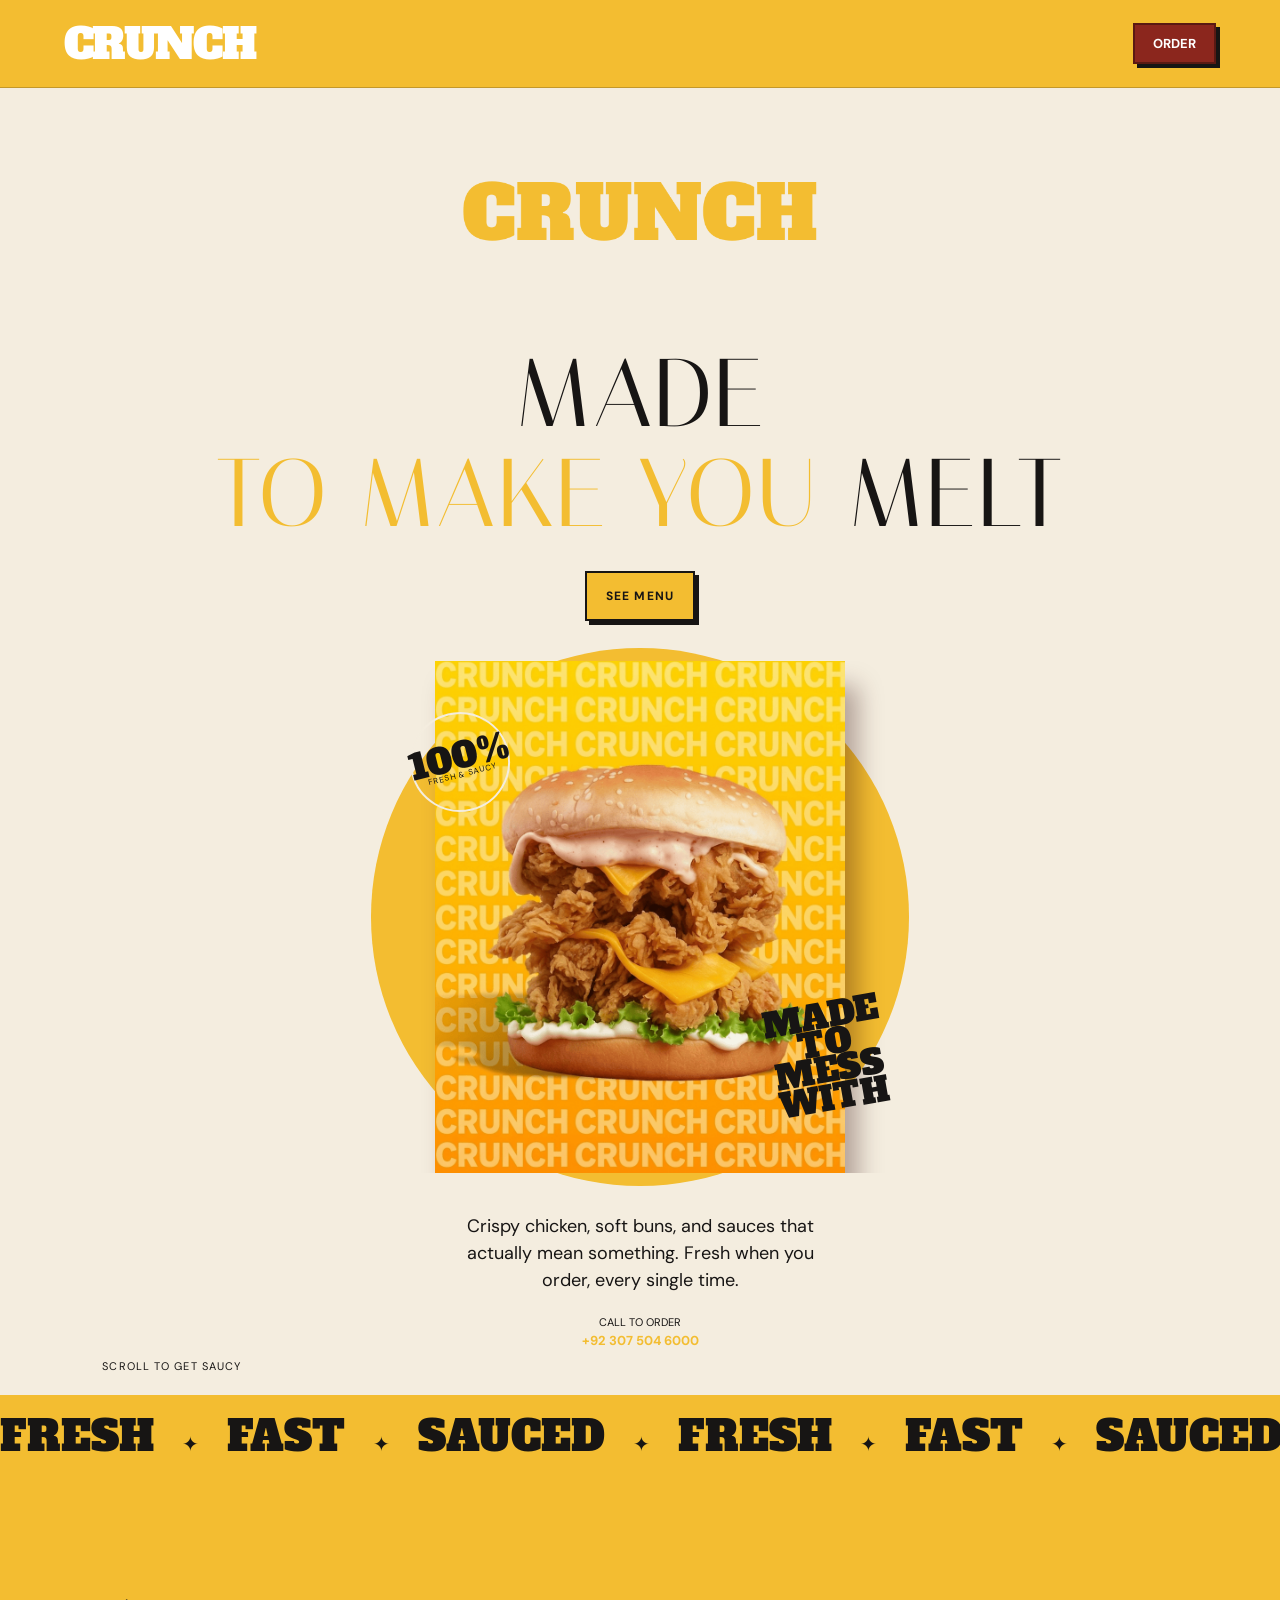
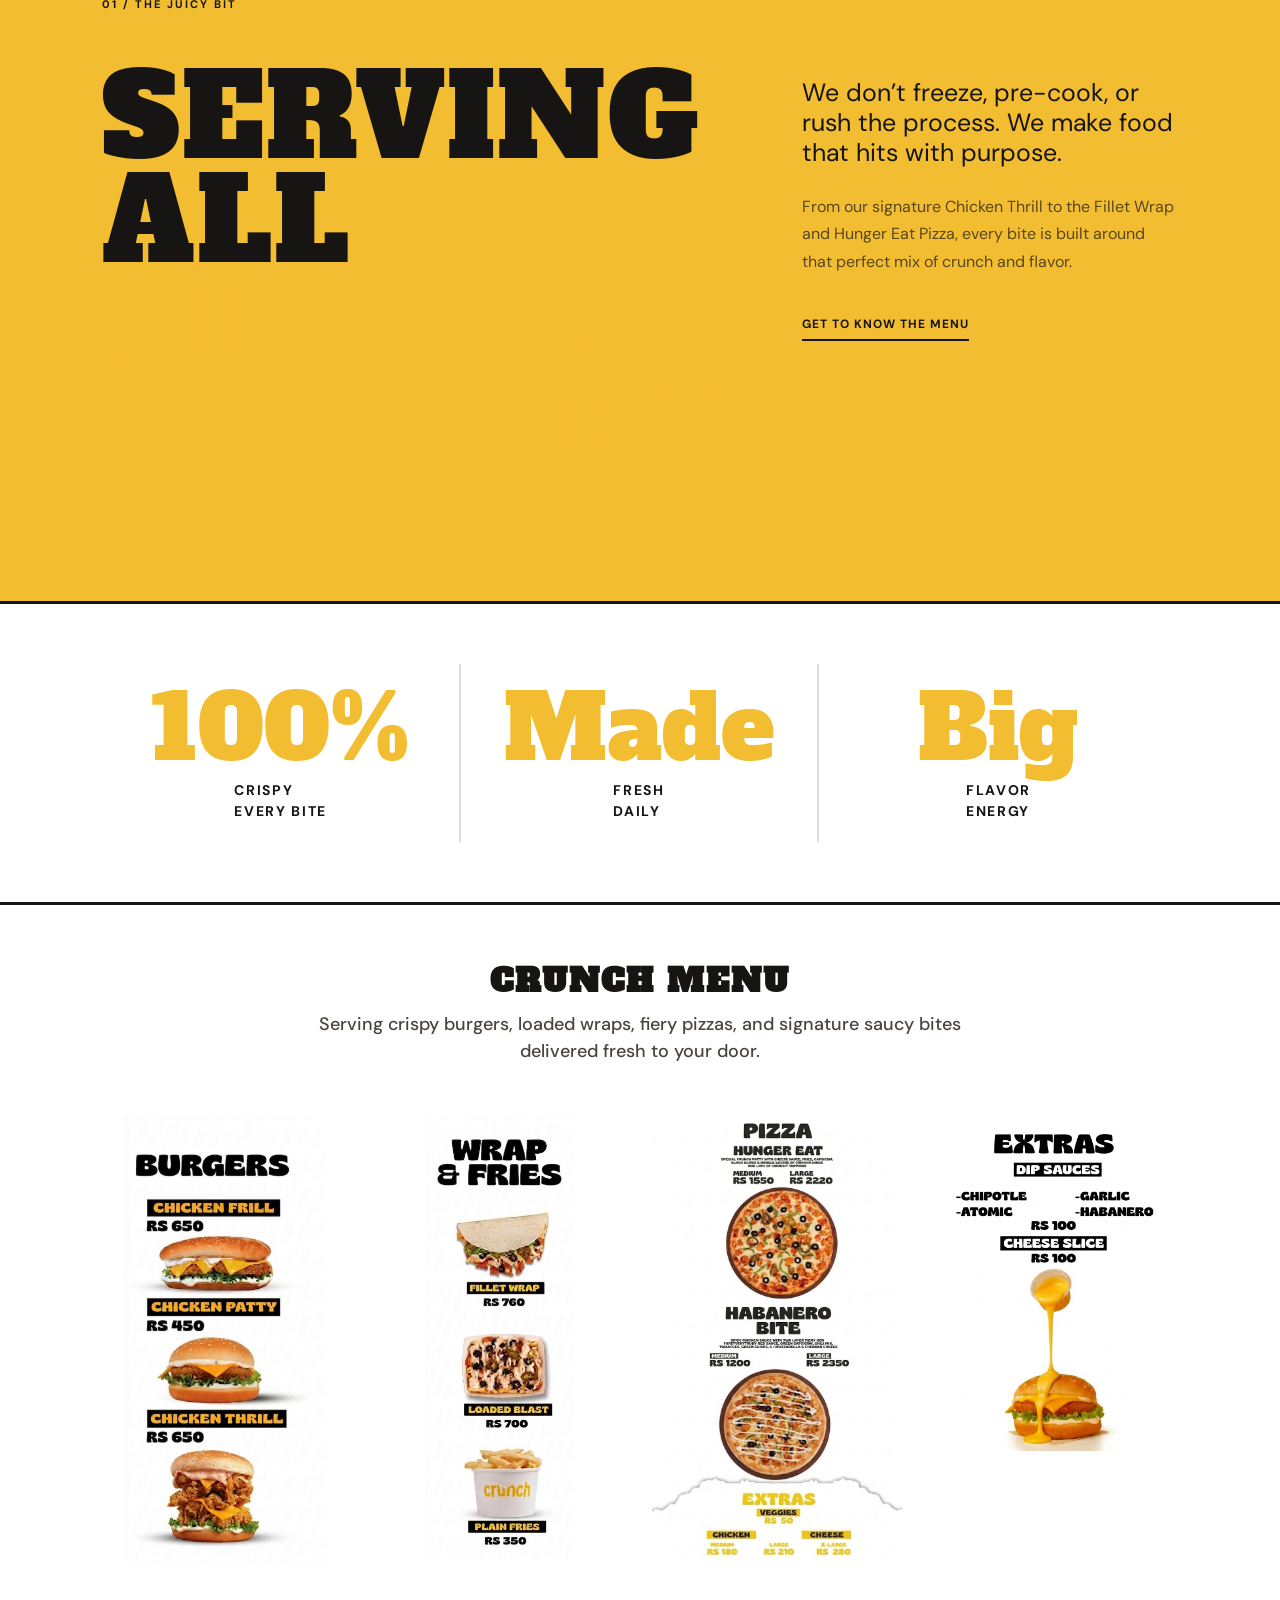
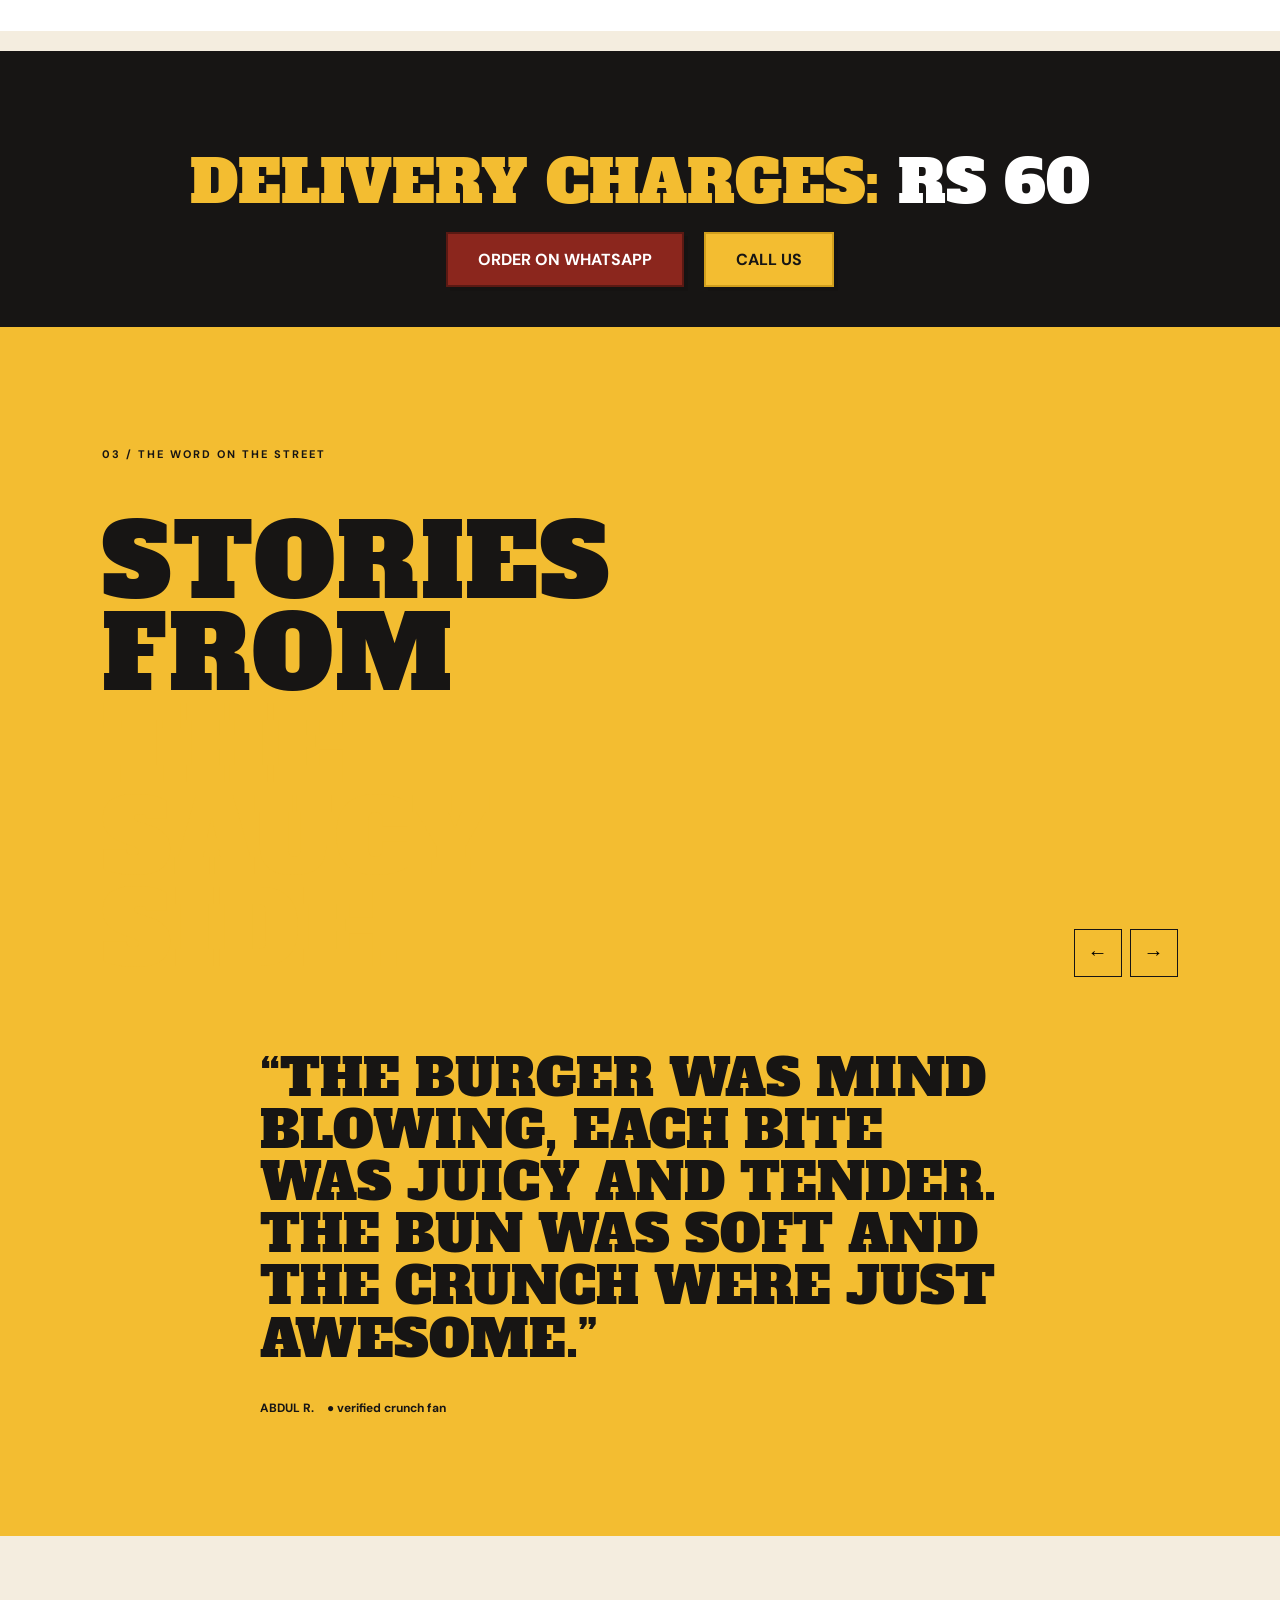
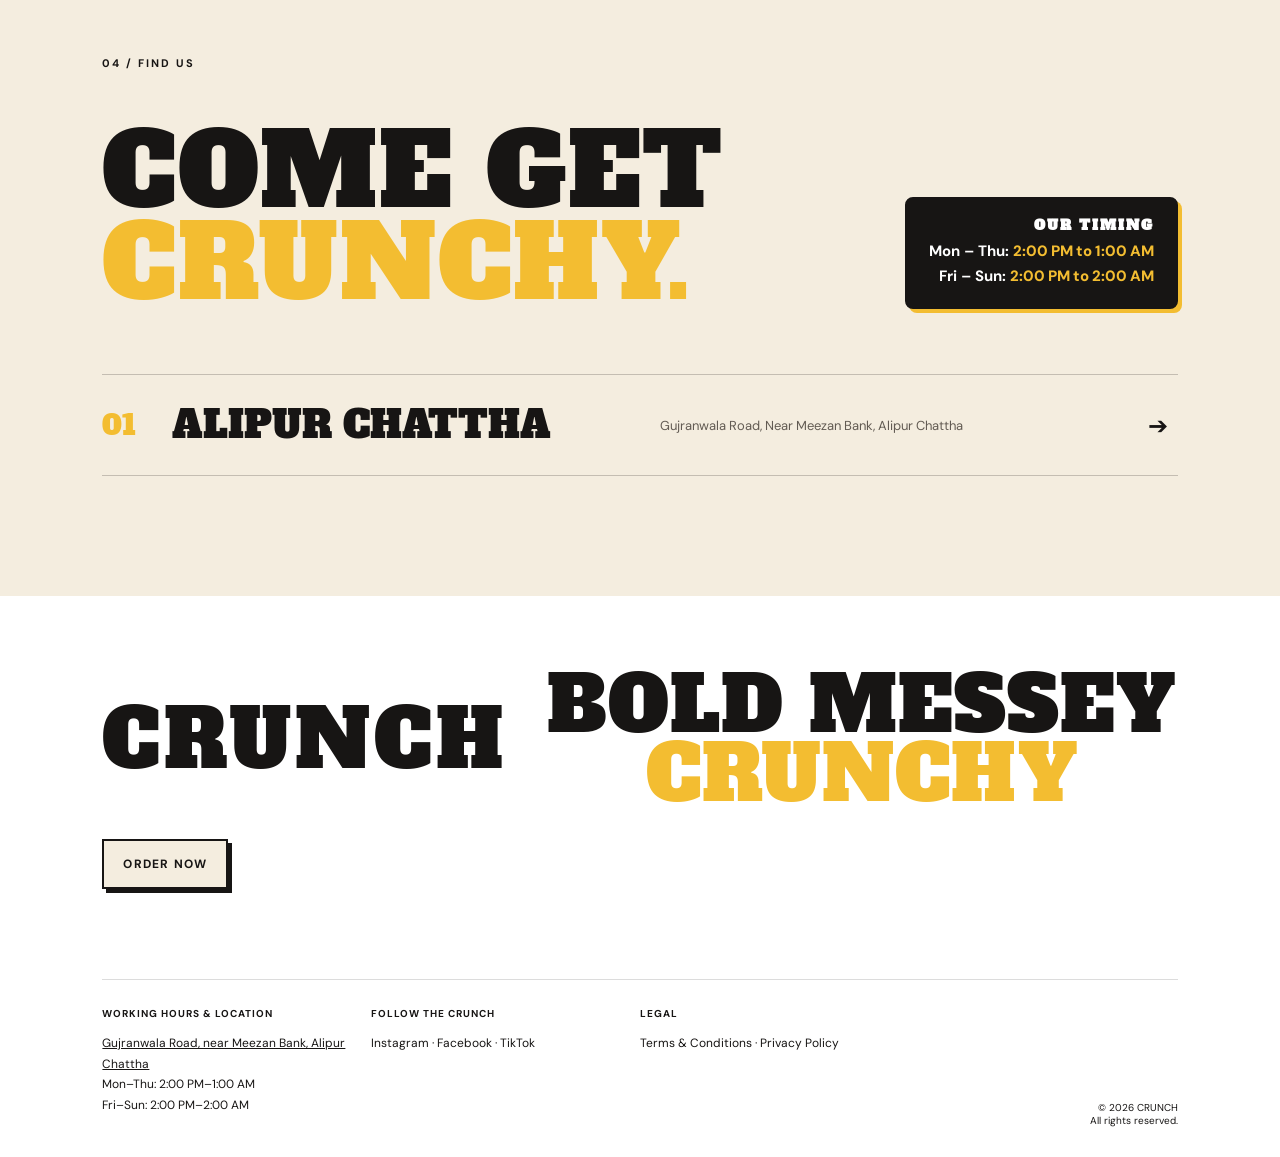
<file: index.html>
<!doctype html>
<html lang="en">

<head>
  <meta charset="UTF-8" />
  <meta name="viewport" content="width=device-width, initial-scale=1.0" />
  <meta name="description" content="CRUNCH - burgers, wraps, pizza, and saucy good times." />
  <title>CRUNCH | Serving All Things with extra crisp</title>
  <link rel="icon" type="image/png" href="favicon.png" />
  <link rel="apple-touch-icon" href="favicon.png" />
  <link rel="preconnect" href="https://fonts.googleapis.com" />
  <link rel="preconnect" href="https://fonts.gstatic.com" crossorigin />
  <link
    href="https://fonts.googleapis.com/css2?family=Italiana&family=Alfa+Slab+One&family=Bebas+Neue&family=DM+Sans:wght@400;500;700&display=swap"
    rel="stylesheet" />
  <link rel="stylesheet" href="style.css" />
</head>

<body>
  <header class="site-header">
    <a class="brand" href="#top" aria-label="CRUNCH home"><span class="nav-brand-text">CRUNCH</span></a>

    <div class="header-actions">
      <a class="header-order" href="#order-banner">Order</a>
    </div>
  </header>
  <main id="top">
    <section class="hero">
      <div class="hero-header">
        <img src="crunch-slab-logo-yellow.png" alt="CRUNCH" class="hero-logo hero-logo-slab" />
        <h1 class="hero-heading-swash">MADE <br /><em>TO MAKE YOU</em> MELT</h1>
        <div class="hero-actions">
          <a class="button button-dark" href="#menu">See menu</a>
        </div>
      </div>
      <div class="hero-art">
        <div class="stamp">100%<br /><small>fresh &amp; saucy</small></div>
        <div class="hero-slideshow">
          <div class="hero-slide active"><img src="burger.png" alt="CRUNCH Chicken Burger" /></div>
          <div class="hero-slide"><img src="burger2.jpg" alt="CRUNCH Special Burger" /></div>
          <div class="hero-slide"><img src="loaded fries.jpeg" alt="CRUNCH Loaded Fries" /></div>
          <div class="hero-slide"><img src="pizza_pic.jpg" alt="CRUNCH Pizza" /></div>
          <div class="hero-slide"><img src="wrap.jpeg" alt="CRUNCH Wrap" /></div>
        </div>
        <div class="scribble" style="color: var(--black);">made<br />to<br />mess<br />with</div>
      </div>
      <div class="hero-footer">
        <p class="hero-intro">Crispy chicken, soft buns, and sauces that actually mean something. Fresh when you order,
          every single time.</p>
        <a class="phone-link" style="color: var(--ink);" href="tel:+923075046000">Call to order <strong
            style="color: var(--yellow);">+92 307 504 6000</strong></a>
      </div>
      <div class="scroll-cue" style="color: var(--ink);">Scroll to get saucy</div>
    </section>
    <section class="marquee">
      <div>FRESH <i>✦</i> FAST <i>✦</i> SAUCED <i>✦</i> FRESH <i>✦</i> FAST <i>✦</i> SAUCED <i>✦</i></div>
    </section>
    <section class="manifesto section" id="story">
      <div class="section-label">01 / The juicy bit</div>
      <div class="manifesto-grid">
        <h2>Serving all<br /><span>things crunchy.</span></h2>
        <div>
          <p class="lead">We don’t freeze, pre-cook, or rush the process. We make food that hits with purpose.</p>
          <p>From our signature Chicken Thrill to the Fillet Wrap and Hunger Eat Pizza, every bite is built around that
            perfect mix of crunch and flavor.</p>
          <a class="text-link" href="#menu">Get to know the menu</a>
        </div>
      </div>
    </section>
    <section class="stats-section">
      <div class="stats">
        <div><strong>100%</strong><span>Crispy<br />Every Bite</span></div>
        <div><strong>Made</strong><span>Fresh<br />Daily</span></div>
        <div><strong>Big</strong><span>Flavor<br />Energy</span></div>
      </div>
    </section>
    <section class="menu-body-section" id="menu">
      <div class="menu-header-centered">
        <h2 class="menu-title-text">Crunch Menu</h2>
        <p class="menu-punchline">Serving crispy burgers, loaded wraps, fiery pizzas, and signature saucy bites
          delivered fresh to your door.</p>
        <!-- <p class="menu-delivery-note">Delivery charges: <b>Rs. 60</b></p> -->
      </div>

      <div class="menu-cards-wrapper">
        <div class="menu-cards-grid">
          <div class="menu-card-item open-menu-modal" data-card-index="0" title="Click to view full size">
            <img src="card-1.jpg" alt="CRUNCH Menu - Burgers" />
          </div>
          <div class="menu-card-item open-menu-modal" data-card-index="1" title="Click to view full size">
            <img src="card-2.jpg" alt="CRUNCH Menu - Wrap &amp; Fries" />
          </div>
          <div class="menu-card-item open-menu-modal" data-card-index="2" title="Click to view full size">
            <img src="card-3.jpg" alt="CRUNCH Menu - Pizza" />
          </div>
          <div class="menu-card-item open-menu-modal" data-card-index="3" title="Click to view full size">
            <img src="card-4.jpg" alt="CRUNCH Menu - Extras" />
          </div>
        </div>
      </div>
    </section>

    <section class="delivery-banner" id="order-banner">
      <p class="delivery-banner-text">Delivery charges: <span>RS 60</span></p>
      <div class="banner-actions">
        <a class="btn-cube whatsapp-btn" href="https://wa.me/923075046000" target="_blank" rel="noreferrer">Order on
          WhatsApp</a>
        <a class="btn-cube call-btn" href="tel:+923075046000">Call Us</a>
      </div>
    </section>

    <section class="stories section">
      <div class="section-label">03 / The word on the street</div>
      <div class="story-head">
        <h2>Stories from<br /><span>the saucy side.</span></h2>
        <div class="story-controls"><button id="previous" aria-label="Previous testimonial">←</button><button id="next"
            aria-label="Next testimonial">→</button></div>
      </div>
      <div class="quote-wrap">
        <blockquote id="quote">“The burger was mind blowing, each bite was juicy and tender. The bun was soft and the
          crunch were just awesome.”</blockquote>
        <div class="quote-by" id="quoteBy">ABDUL R. <span>● verified crunch fan</span></div>
      </div>
    </section>
    <section class="branches section" id="branches">
      <div class="section-label">04 / Find us</div>
      <div class="section-heading">
        <h2>Come get<br /><span>Crunchy.</span></h2>
        <div class="find-us-timing">
          <b>OUR TIMING</b>
          <p>Mon – Thu: <span>2:00 PM to 1:00 AM</span></p>
          <p>Fri – Sun: <span>2:00 PM to 2:00 AM</span></p>
        </div>
      </div>
      <div class="branch-list">
        <a href="https://maps.app.goo.gl/4DG97AbSzFvS9wWX8?g_st=ic" target="_blank" rel="noreferrer">
          <b>01</b><strong>Alipur Chattha</strong><span>Gujranwala Road, Near Meezan Bank, Alipur Chattha</span><i>➔</i>
        </a>
      </div>
    </section>


  </main>

  <!-- Clean Lightbox Menu Modal -->
  <div id="fullMenuModal" class="lightbox-modal" aria-hidden="true" role="dialog" aria-label="Menu Card Preview">
    <div class="lightbox-overlay" id="menuModalOverlay"></div>
    <button class="lightbox-close" id="closeMenuModalBtn" aria-label="Close modal">&times;</button>
    <button class="lightbox-nav lightbox-prev" id="prevCardBtn" aria-label="Previous card">&lsaquo;</button>
    <div class="lightbox-container">
      <img id="lightboxImg" src="card-1.jpg" alt="Menu Card Full View" />
    </div>
    <button class="lightbox-nav lightbox-next" id="nextCardBtn" aria-label="Next card">&rsaquo;</button>
  </div>

  <footer>
    <div class="footer-top"><a class="brand" href="#top"><span>CRUNCH</span></a>
      <h2>BOLD MESSEY<br /><em>CRUNCHY</em></h2><a class="button button-light" href="#order-banner">Order now</a>
    </div>
    <div class="footer-bottom">
      <div><b>Working hours &amp; Location</b>
        <p><a href="https://maps.app.goo.gl/4DG97AbSzFvS9wWX8?g_st=ic" target="_blank" rel="noreferrer"
            style="color: inherit; text-decoration: underline;">Gujranwala Road, near Meezan Bank, Alipur
            Chattha</a><br />Mon–Thu: 2:00 PM–1:00 AM<br />Fri–Sun: 2:00 PM–2:00 AM
        </p>
      </div>
      <div><b>Follow the Crunch</b>
        <p><a href="https://www.instagram.com/crunch.pakistan?stkn=NTZ3dmgzbGJsc2Uw" target="_blank"
            rel="noreferrer">Instagram</a> · <a href="https://www.facebook.com/share/1DDXRLEFbr/" target="_blank"
            rel="noreferrer">Facebook</a> · <a
            href="https://www.tiktok.com/@crunch.pakistan?_r=1&amp;_d=f0l14cjjm0l20b&amp;sec_uid=MS4wLjABAAAAqZwYp-4Lfl0da8dWMY-kB_6f0F6Fa6OfnIKzKuEVomaOssiPzEy2P2xNCkCg1zl1&amp;share_author_id=7421272008175420458&amp;sharer_language=en&amp;source=h5_m&amp;u_code=em1ff284glb6e7&amp;timestamp=1789750359&amp;user_id=7540232213892744214&amp;sec_user_id=MS4wLjABAAAA2ci4kEVvL7AnQa-bCq2DuXHzpiMbmTiyRL7Zi99j7bBj1sNrGQ4g8eYYUP5eQouV&amp;item_author_type=2&amp;utm_source=copy&amp;utm_campaign=client_share&amp;utm_medium=android&amp;share_iid=7686541412650059542&amp;share_link_id=1584d4f8-18d4-462b-b5d0-0b1ab2ebc546&amp;share_app_id=1233&amp;ugbiz_name=ACCOUNT&amp;ug_btm=b6880%2Cb5836&amp;social_share_type=5&amp;share_enter_from=others_homepage&amp;item_author_type=2&amp;enable_checksum=1"
            target="_blank" rel="noreferrer">TikTok</a></p>
      </div>
      <div><b>Legal</b>
        <p><a href="terms.html">Terms & Conditions</a> · <a href="privacy.html">Privacy Policy</a></p>
      </div>
      <small>© 2026 CRUNCH<br />All rights reserved.</small>
    </div>
  </footer>
  <script src="script.js"></script>
</body>

</html>
</file>
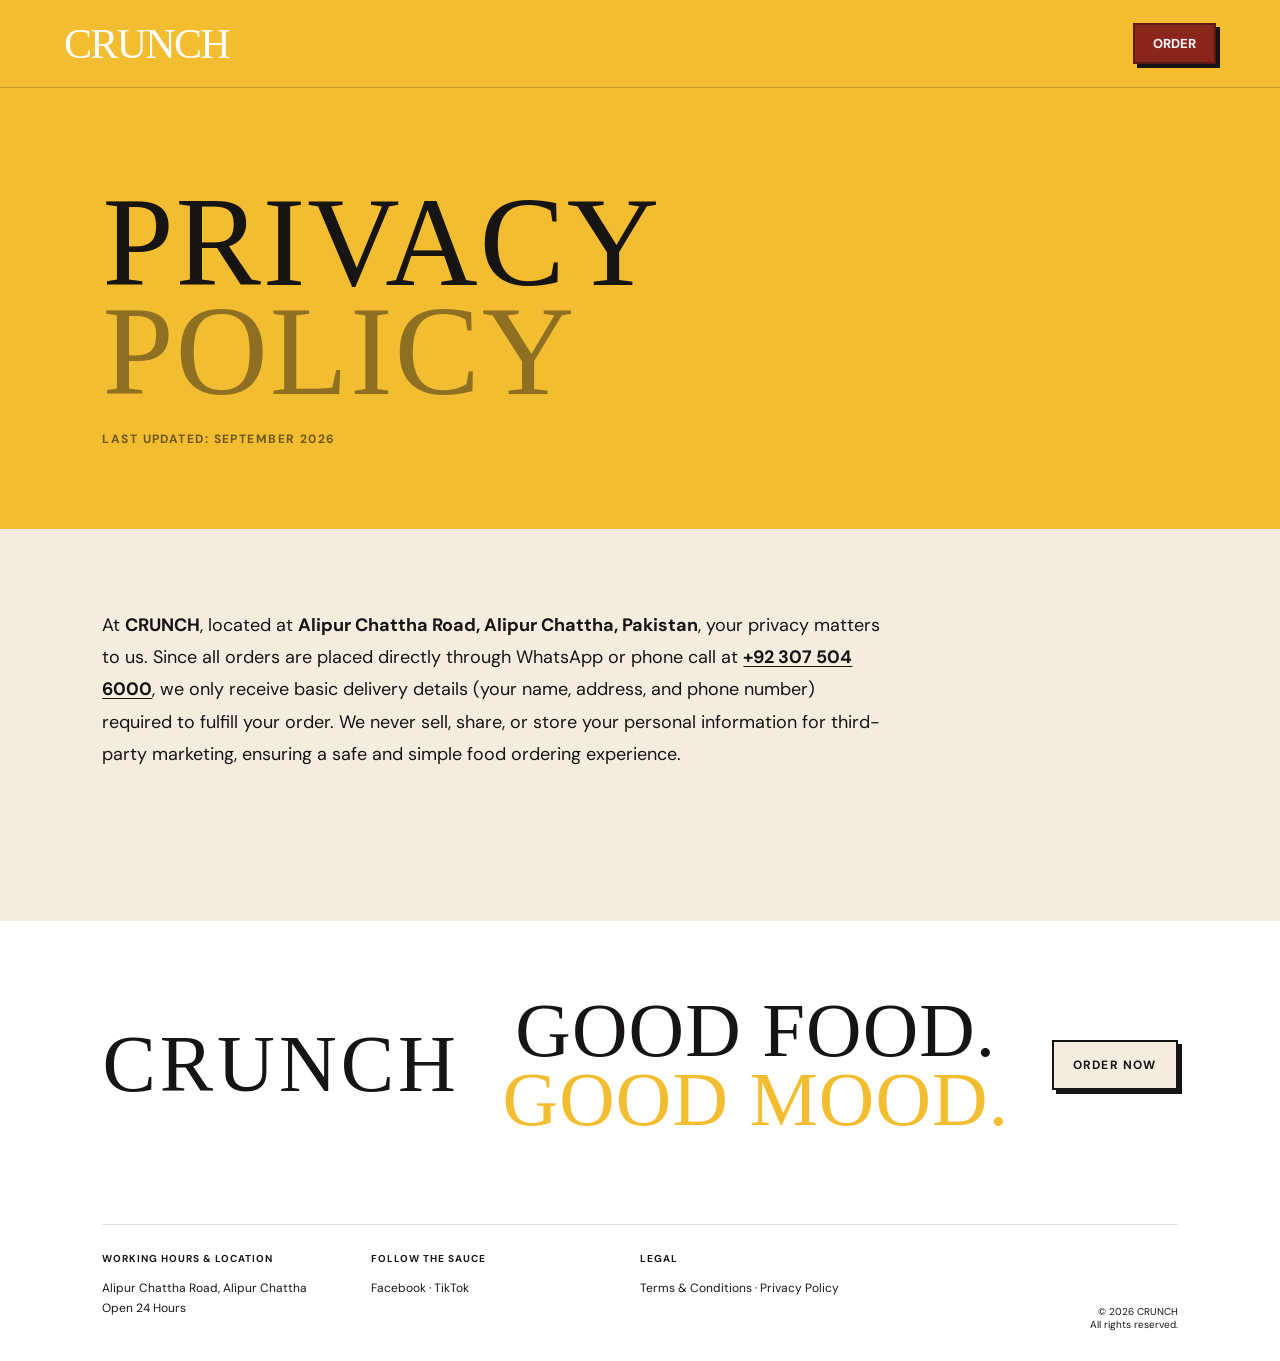
<file: privacy.html>
<!doctype html>
<html lang="en">

<head>
  <meta charset="UTF-8" />
  <meta name="viewport" content="width=device-width, initial-scale=1.0" />
  <meta name="description" content="CRUNCH - Privacy Policy. Learn how we collect, use, and protect your personal information." />
  <title>CRUNCH | Privacy Policy</title>
  <link rel="icon" type="image/png" href="favicon.png" />
  <link rel="apple-touch-icon" href="favicon.png" />
  <link rel="preconnect" href="https://fonts.googleapis.com" />
  <link rel="preconnect" href="https://fonts.gstatic.com" crossorigin />
  <link href="https://fonts.googleapis.com/css2?family=Bebas+Neue&family=DM+Sans:wght@400;500;700&display=swap"
    rel="stylesheet" />
  <link rel="stylesheet" href="style.css" />
  <link rel="stylesheet" href="legal.css" />
</head>

<body>
  <header class="site-header">
    <a class="brand" href="index.html" aria-label="CRUNCH home"><span class="nav-brand-text">CRUNCH</span></a>
    <div class="header-actions">
      <a class="header-order" href="tel:+923075046000">Order</a>
    </div>
  </header>

  <main class="legal-page">
    <section class="legal-hero">
      <h1>Privacy<br /><span>Policy</span></h1>
      <p class="legal-updated">Last updated: September 2026</p>
    </section>

    <section class="legal-content">
      <div class="legal-body">
        <p class="lead" style="font-size: 18px; line-height: 1.8; color: var(--ink); margin-bottom: 30px;">
          At <strong>CRUNCH</strong>, located at <strong>Alipur Chattha Road, Alipur Chattha, Pakistan</strong>, your privacy matters to us. Since all orders are placed directly through WhatsApp or phone call at <a href="tel:+923075046000" style="font-weight: 700; color: var(--ink); text-decoration: underline;">+92 307 504 6000</a>, we only receive basic delivery details (your name, address, and phone number) required to fulfill your order. We never sell, share, or store your personal information for third-party marketing, ensuring a safe and simple food ordering experience.
        </p>
      </div>
    </section>
  </main>

  <footer>
    <div class="footer-top"><a class="brand" href="index.html"><span style="font-size: 80px; letter-spacing: 4px;">CRUNCH</span></a>
      <h2>Good food.<br /><em>Good mood.</em></h2><a class="button button-light" href="tel:+923075046000">Order now</a>
    </div>
    <div class="footer-bottom">
      <div><b>Working hours &amp; Location</b>
        <p>Alipur Chattha Road, Alipur Chattha<br />Open 24 Hours</p>
      </div>
      <div><b>Follow the sauce</b>
        <p><a href="https://www.facebook.com/share/1DDXRLEFbr/" target="_blank" rel="noreferrer">Facebook</a> · <a href="https://www.tiktok.com/@crunch.pakistan?_r=1&amp;_d=f0l14cjjm0l20b&amp;sec_uid=MS4wLjABAAAAqZwYp-4Lfl0da8dWMY-kB_6f0F6Fa6OfnIKzKuEVomaOssiPzEy2P2xNCkCg1zl1&amp;share_author_id=7421272008175420458&amp;sharer_language=en&amp;source=h5_m&amp;u_code=em1ff284glb6e7&amp;timestamp=1789750359&amp;user_id=7540232213892744214&amp;sec_user_id=MS4wLjABAAAA2ci4kEVvL7AnQa-bCq2DuXHzpiMbmTiyRL7Zi99j7bBj1sNrGQ4g8eYYUP5eQouV&amp;item_author_type=2&amp;utm_source=copy&amp;utm_campaign=client_share&amp;utm_medium=android&amp;share_iid=7686541412650059542&amp;share_link_id=1584d4f8-18d4-462b-b5d0-0b1ab2ebc546&amp;share_app_id=1233&amp;ugbiz_name=ACCOUNT&amp;ug_btm=b6880%2Cb5836&amp;social_share_type=5&amp;share_enter_from=others_homepage&amp;item_author_type=2&amp;enable_checksum=1" target="_blank" rel="noreferrer">TikTok</a></p>
      </div>
      <div><b>Legal</b>
        <p><a href="terms.html">Terms & Conditions</a> · <a href="privacy.html">Privacy Policy</a></p>
      </div>
      <small>© 2026 CRUNCH<br />All rights reserved.</small>
    </div>
  </footer>
  <script src="script.js"></script>
</body>

</html>
</file>
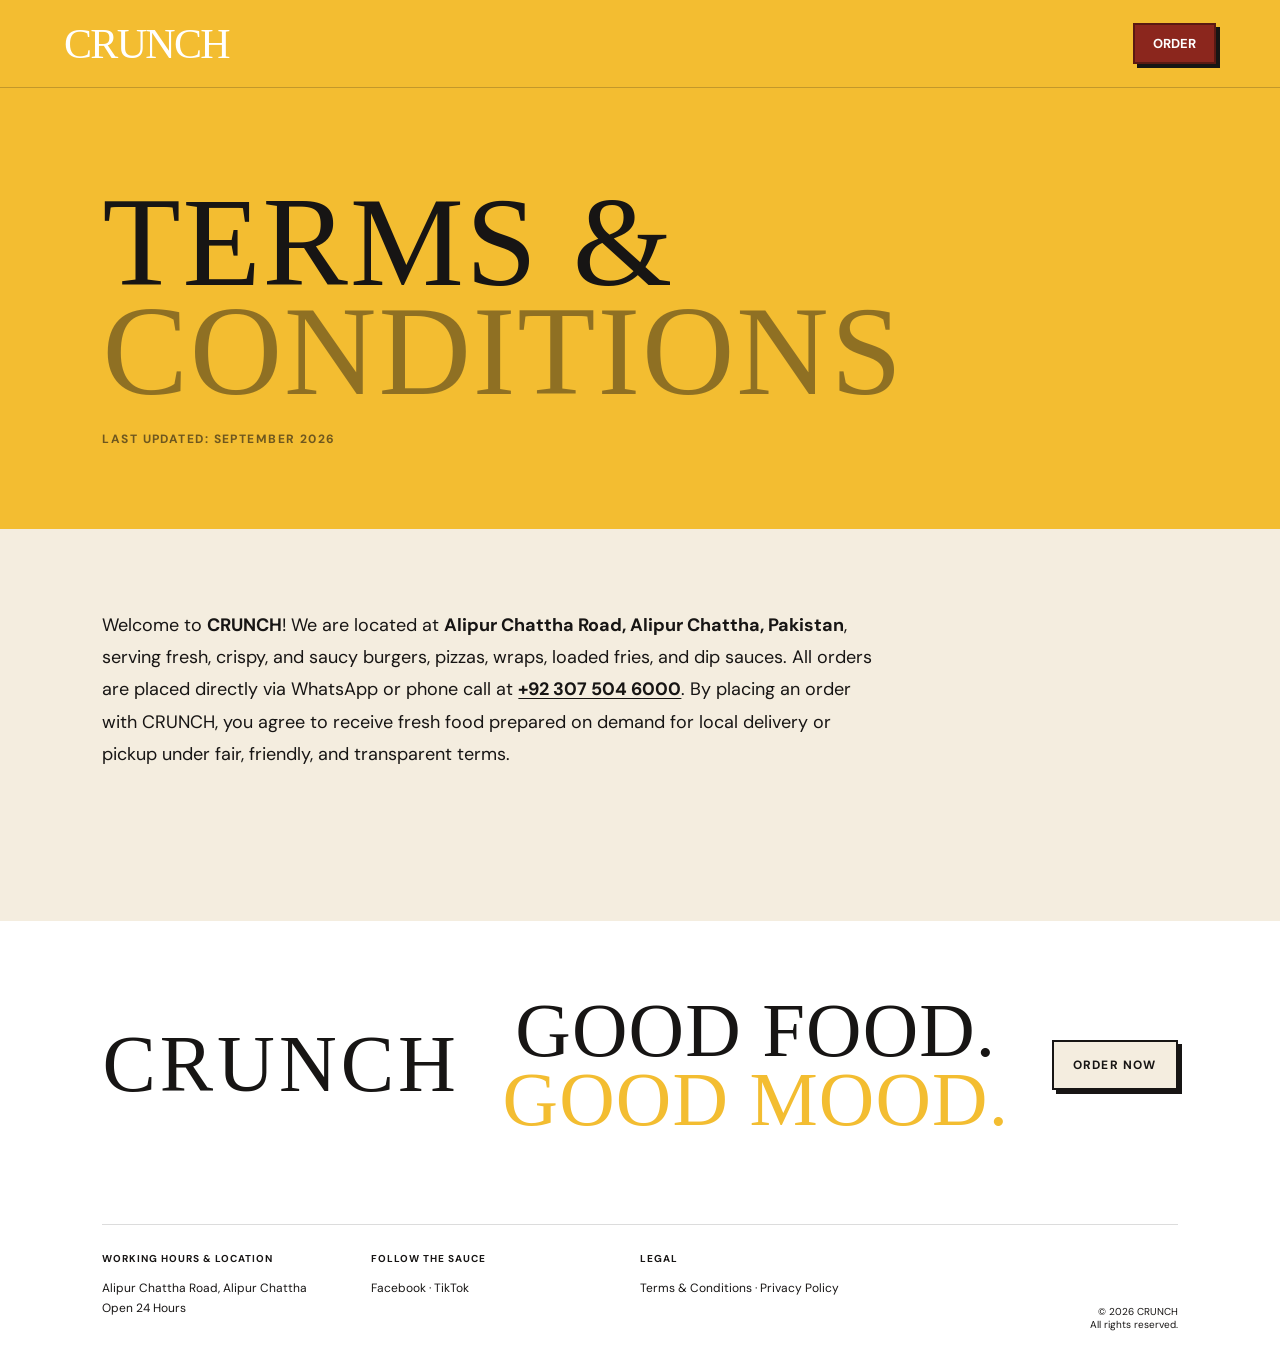
<file: terms.html>
<!doctype html>
<html lang="en">

<head>
  <meta charset="UTF-8" />
  <meta name="viewport" content="width=device-width, initial-scale=1.0" />
  <meta name="description" content="CRUNCH - Terms and Conditions for using our services and website." />
  <title>CRUNCH | Terms &amp; Conditions</title>
  <link rel="icon" type="image/png" href="favicon.png" />
  <link rel="apple-touch-icon" href="favicon.png" />
  <link rel="preconnect" href="https://fonts.googleapis.com" />
  <link rel="preconnect" href="https://fonts.gstatic.com" crossorigin />
  <link href="https://fonts.googleapis.com/css2?family=Bebas+Neue&family=DM+Sans:wght@400;500;700&display=swap"
    rel="stylesheet" />
  <link rel="stylesheet" href="style.css" />
  <link rel="stylesheet" href="legal.css" />
</head>

<body>
  <header class="site-header">
    <a class="brand" href="index.html" aria-label="CRUNCH home"><span class="nav-brand-text">CRUNCH</span></a>
    <div class="header-actions">
      <a class="header-order" href="tel:+923075046000">Order</a>
    </div>
  </header>

  <main class="legal-page">
    <section class="legal-hero">
      <h1>Terms &<br /><span>Conditions</span></h1>
      <p class="legal-updated">Last updated: September 2026</p>
    </section>

    <section class="legal-content">
      <div class="legal-body">
        <p class="lead" style="font-size: 18px; line-height: 1.8; color: var(--ink); margin-bottom: 30px;">
          Welcome to <strong>CRUNCH</strong>! We are located at <strong>Alipur Chattha Road, Alipur Chattha, Pakistan</strong>, serving fresh, crispy, and saucy burgers, pizzas, wraps, loaded fries, and dip sauces. All orders are placed directly via WhatsApp or phone call at <a href="tel:+923075046000" style="font-weight: 700; color: var(--ink); text-decoration: underline;">+92 307 504 6000</a>. By placing an order with CRUNCH, you agree to receive fresh food prepared on demand for local delivery or pickup under fair, friendly, and transparent terms.
        </p>
      </div>
    </section>
  </main>

  <footer>
    <div class="footer-top"><a class="brand" href="index.html"><span style="font-size: 80px; letter-spacing: 4px;">CRUNCH</span></a>
      <h2>Good food.<br /><em>Good mood.</em></h2><a class="button button-light" href="tel:+923075046000">Order now</a>
    </div>
    <div class="footer-bottom">
      <div><b>Working hours &amp; Location</b>
        <p>Alipur Chattha Road, Alipur Chattha<br />Open 24 Hours</p>
      </div>
      <div><b>Follow the sauce</b>
        <p><a href="https://www.facebook.com/share/1DDXRLEFbr/" target="_blank" rel="noreferrer">Facebook</a> · <a href="https://www.tiktok.com/@crunch.pakistan?_r=1&amp;_d=f0l14cjjm0l20b&amp;sec_uid=MS4wLjABAAAAqZwYp-4Lfl0da8dWMY-kB_6f0F6Fa6OfnIKzKuEVomaOssiPzEy2P2xNCkCg1zl1&amp;share_author_id=7421272008175420458&amp;sharer_language=en&amp;source=h5_m&amp;u_code=em1ff284glb6e7&amp;timestamp=1789750359&amp;user_id=7540232213892744214&amp;sec_user_id=MS4wLjABAAAA2ci4kEVvL7AnQa-bCq2DuXHzpiMbmTiyRL7Zi99j7bBj1sNrGQ4g8eYYUP5eQouV&amp;item_author_type=2&amp;utm_source=copy&amp;utm_campaign=client_share&amp;utm_medium=android&amp;share_iid=7686541412650059542&amp;share_link_id=1584d4f8-18d4-462b-b5d0-0b1ab2ebc546&amp;share_app_id=1233&amp;ugbiz_name=ACCOUNT&amp;ug_btm=b6880%2Cb5836&amp;social_share_type=5&amp;share_enter_from=others_homepage&amp;item_author_type=2&amp;enable_checksum=1" target="_blank" rel="noreferrer">TikTok</a></p>
      </div>
      <div><b>Legal</b>
        <p><a href="terms.html">Terms & Conditions</a> · <a href="privacy.html">Privacy Policy</a></p>
      </div>
      <small>© 2026 CRUNCH<br />All rights reserved.</small>
    </div>
  </footer>
  <script src="script.js"></script>
</body>

</html>
</file>
<file: style.css>
:root {
  --ink: #171514;
  --paper: #f4eddf;
  --red: #171514;
  --red-dark: #171514;
  --yellow: #f3bd31;
  --line: rgba(23, 21, 20, .22);
  --display: 'Alfa Slab One', 'Cooper Black', Impact, serif;
  --body: 'DM Sans', Arial, sans-serif
}

* {
  box-sizing: border-box
}

html {
  scroll-behavior: smooth
}

body {
  margin: 0;
  background: var(--paper);
  color: var(--ink);
  font-family: var(--body);
  font-size: 16px
}

a {
  color: inherit;
  text-decoration: none
}

.notice {
  background: var(--yellow);
  font-size: 11px;
  text-align: center;
  padding: 8px 16px;
  letter-spacing: .04em
}

.site-header {
  height: 88px;
  display: flex;
  align-items: center;
  justify-content: space-between;
  padding: 0 5vw;
  border-bottom: 1px solid var(--line);
  background: var(--paper);
  position: sticky;
  top: 0;
  z-index: 5
}

.brand {
  display: flex;
  align-items: center;
  gap: 10px;
  font-weight: 700
}

.brand span {
  font: 42px var(--display);
  letter-spacing: -.04em;
  color: var(--ink)
}

.brand small {
  font-size: 10px;
  line-height: 1.05;
  max-width: 60px
}

.nav-links {
  display: flex;
  gap: 38px;
  font-size: 13px;
  text-transform: uppercase;
  letter-spacing: .1em
}

.nav-links a:hover,
.text-link:hover {
  color: var(--yellow)
}

.header-order {
  font-weight: 700;
  text-transform: uppercase;
  font-size: 13px
}

.header-order span,
.button span {
  font-size: 20px;
  margin-left: 12px
}

.menu-toggle {
  display: none;
  border: 0;
  background: none;
  font-size: 25px
}

.hero {
  min-height: calc(100vh - 120px);
  background: var(--red);
  color: var(--paper);
  display: grid;
  grid-template-columns: 46% 54%;
  padding: 9vh 8vw 5vh;
  position: relative;
  overflow: hidden
}

.hero-copy {
  align-self: center;
  position: relative;
  z-index: 1
}

.eyebrow,
.section-label {
  font-size: 11px;
  text-transform: uppercase;
  letter-spacing: .18em;
  font-weight: 700
}

.hero h1,
h2 {
  font: clamp(55px, 7.5vw, 110px)/.9 var(--display);
  font-weight: 400;
  text-transform: uppercase;
  letter-spacing: .015em;
  margin: 26px 0
}

.hero h1 em,
h2 span,
h3 span {
  font-style: normal;
  color: var(--yellow)
}

.hero-intro {
  font-size: 18px;
  line-height: 1.5;
  max-width: 370px;
  margin: 36px 0
}

.hero-actions {
  display: flex;
  align-items: center;
  gap: 22px
}

.button {
  display: inline-flex;
  align-items: center;
  padding: 15px 19px;
  text-transform: uppercase;
  font-size: 12px;
  letter-spacing: .1em;
  font-weight: 700
}

.button-light {
  background: var(--paper);
  color: var(--ink)
}

.button-dark {
  background: var(--ink);
  color: var(--paper)
}

.phone-link {
  font-size: 11px;
  text-transform: uppercase;
  line-height: 1.5
}

.phone-link strong {
  display: block;
  color: var(--yellow);
  font-size: 13px
}

.hero-art {
  position: relative;
  display: flex;
  justify-content: center;
  align-items: center
}

.hero-art:before {
  content: '';
  position: absolute;
  background: var(--yellow);
  width: min(42vw, 600px);
  height: min(42vw, 600px);
  border-radius: 50%
}

/* ── Hero Slideshow ─────────────────────────────────────── */
.hero-slideshow {
  position: relative;
  z-index: 1;
  width: min(40vw, 570px);
  height: min(40vw, 570px);
  overflow: hidden
}

.hero-slide {
  position: absolute;
  inset: 0;
  display: flex;
  justify-content: center;
  align-items: center;
  /* off-screen to the right by default */
  transform: translateX(110%);
  opacity: 0;
  transition: transform 0.7s cubic-bezier(0.77,0,0.18,1), opacity 0.7s ease
}

.hero-slide.active {
  transform: translateX(0);
  opacity: 1
}

.hero-slide.exiting {
  transform: translateX(-110%);
  opacity: 0
}

.hero-slide img {
  position: relative;
  width: 100%;
  height: 100%;
  object-fit: contain;
  filter: drop-shadow(13px 25px 12px rgba(40, 0, 0, .32));
  animation: float 5s ease-in-out infinite
}

.stamp {
  position: absolute;
  z-index: 2;
  top: 10%;
  left: 5%;
  width: 100px;
  height: 100px;
  border: 2px solid var(--paper);
  border-radius: 50%;
  display: grid;
  place-content: center;
  text-align: center;
  font: 35px/ .7 var(--display);
  transform: rotate(-14deg)
}

.stamp small {
  font: 8px var(--body);
  text-transform: uppercase;
  letter-spacing: .1em
}

.scribble {
  position: absolute;
  z-index: 2;
  right: 2%;
  bottom: 12%;
  font: 34px/.8 var(--display);
  text-transform: uppercase;
  transform: rotate(-10deg)
}

.scroll-cue {
  position: absolute;
  bottom: 22px;
  left: 8vw;
  font-size: 11px;
  text-transform: uppercase;
  letter-spacing: .1em
}

.scroll-cue span {
  font-size: 20px;
  margin-left: 12px
}

.marquee {
  overflow: hidden;
  background: var(--yellow);
  font: 42px var(--display);
  white-space: nowrap;
  padding: 12px 0
}

.marquee div {
  animation: marquee 24s linear infinite
}

.marquee i {
  font: 20px var(--body);
  font-style: normal;
  margin: 0 15px
}

.section {
  padding: 120px 8vw
}

.section-label {
  color: var(--ink);
  margin-bottom: 55px
}

.manifesto-grid,
.section-heading,
.story-head {
  display: flex;
  justify-content: space-between;
  gap: 50px
}

.manifesto h2,
h2 {
  font-size: clamp(70px, 9vw, 132px);
  margin: 0;
  max-width: 650px
}

.manifesto-grid>div {
  max-width: 390px;
  padding-top: 12px
}

.lead {
  font-size: 25px;
  line-height: 1.2;
  margin: 0 0 25px
}

.manifesto-grid p:not(.lead),
.section-heading p {
  line-height: 1.7;
  color: #5f5850
}

.text-link {
  display: inline-block;
  margin-top: 25px;
  color: var(--ink);
  font-weight: 700;
  border-bottom: 2px solid var(--ink);
  padding-bottom: 7px;
  text-transform: uppercase;
  font-size: 12px;
  letter-spacing: .08em
}

.text-link span {
  font-size: 18px;
  margin-left: 14px
}

.stats {
  display: grid;
  grid-template-columns: repeat(3, 1fr);
  border-top: 1px solid var(--line);
  margin-top: 100px;
  padding-top: 30px
}

.stats div {
  display: flex;
  align-items: center;
  gap: 22px;
  border-right: 1px solid var(--line);
  padding-left: 25px
}

.stats div:first-child {
  padding-left: 0
}

.stats div:last-child {
  border: 0
}

.stats strong {
  font: 75px var(--display);
  color: var(--yellow)
}

.stats span {
  font-size: 12px;
  text-transform: uppercase;
  line-height: 1.4
}

.menu-section {
  background: var(--ink);
  color: var(--paper)
}

.menu-section .section-label {
  color: var(--yellow)
}

.section-heading h2 {
  font-size: clamp(70px, 8vw, 115px)
}

.section-heading p {
  color: #bbb1a3;
  text-align: right
}

.section-heading b {
  color: var(--yellow)
}

.find-us-timing {
  text-align: right;
  color: var(--ink);
  font-family: var(--body);
  align-self: flex-end;
}

.find-us-timing b {
  display: block;
  font-family: var(--display);
  font-size: clamp(24px, 3vw, 34px);
  color: var(--ink);
  margin-bottom: 6px;
  text-transform: uppercase;
  letter-spacing: 0.05em;
  font-weight: 700;
}

.find-us-timing p {
  font-size: clamp(16px, 1.8vw, 20px);
  margin: 4px 0;
  color: var(--ink);
  font-weight: 700;
  text-align: right;
  line-height: 1.4;
}

.find-us-timing p span {
  color: #8b261d;
  font-weight: 800;
}

.footer-action-buttons {
  display: flex;
  gap: 12px;
  align-items: center;
  flex-wrap: wrap;
  justify-content: center;
}

.button-instagram {
  background: #E1306C;
  color: #ffffff !important;
  border-color: #c1235b;
}

.button-instagram:hover {
  background: #c1235b;
}

.menu-tabs {
  display: flex;
  gap: 8px;
  border-bottom: 1px solid #4d4540;
  margin-top: 65px
}

.menu-tabs button {
  background: none;
  border: 0;
  color: #aaa39a;
  text-transform: uppercase;
  padding: 15px 18px;
  font: 12px var(--body);
  cursor: pointer
}

.menu-tabs button.active,
.menu-tabs button:hover {
  background: var(--yellow);
  color: var(--ink)
}

.menu-grid {
  display: grid;
  grid-template-columns: repeat(3, 1fr);
  gap: 25px;
  padding-top: 30px
}

.food-card {
  transition: .3s
}

.food-card.hidden {
  display: none
}

.food-image {
  background: #ffffff;
  aspect-ratio: 1;
  display: flex;
  justify-content: center;
  align-items: center;
  position: relative;
  overflow: hidden;
  border-radius: 8px 8px 0 0;
  border: 1px solid rgba(23, 21, 20, .12)
}

.food-image.coral {
  background: #fff9f6
}

.food-image.yellow {
  background: #fffdf2
}

.food-image img {
  width: 100%;
  height: 100%;
  object-fit: cover;
  mix-blend-mode: normal !important;
  filter: none !important;
  transition: transform .3s ease
}

.food-card:hover .food-image img {
  transform: scale(1.04)
}

.price {
  position: absolute;
  right: 14px;
  top: 14px;
  background: var(--yellow);
  color: var(--ink);
  padding: 7px 12px;
  font-size: 12px;
  font-weight: 700;
  border: 2px solid var(--ink);
  box-shadow: 3px 3px 0 var(--ink);
  border-radius: 0
}

.food-card h3 {
  font: 37px var(--display);
  margin: 17px 0 0;
  text-transform: uppercase
}

.food-card p {
  color: #aaa39a;
  margin: 4px 0;
  font-size: 13px
}

.menu-scan {
  display: grid;
  grid-template-columns: 1fr 220px;
  align-items: center;
  gap: 40px;
  background: var(--ink);
  margin-top: 100px;
  padding: 55px 8vw
}

.menu-scan h3 {
  font: 75px/.8 var(--display);
  text-transform: uppercase;
  margin: 20px 0 35px
}

.menu-scan img {
  width: 100%;
  transform: rotate(4deg);
  box-shadow: 12px 18px 0 var(--yellow)
}

.stories {
  background: var(--yellow)
}

.stories .section-label {
  color: var(--ink)
}

.story-head h2 {
  font-size: clamp(70px, 8vw, 110px)
}

.story-controls {
  align-self: end;
  display: flex;
  gap: 8px
}

.story-controls button {
  border: 1px solid var(--ink);
  background: none;
  width: 48px;
  height: 48px;
  font-size: 20px;
  cursor: pointer
}

.quote-wrap {
  max-width: 760px;
  margin: 75px auto 0
}

.quote-wrap blockquote {
  font: clamp(31px, 4vw, 58px)/1.02 var(--display);
  text-transform: uppercase;
  margin: 0
}

.quote-by {
  margin-top: 35px;
  font-size: 12px;
  font-weight: 700
}

.quote-by span {
  color: var(--ink);
  margin-left: 10px
}

.branches {
  background: var(--paper)
}

.branch-list {
  margin-top: 65px;
  border-top: 1px solid var(--line)
}

.branch-list a {
  display: grid;
  grid-template-columns: 70px 1fr 1fr 30px;
  align-items: center;
  border-bottom: 1px solid var(--line);
  padding: 24px 0;
  transition: .2s
}

.branch-list a:hover {
  background: var(--yellow);
  padding-left: 15px;
  padding-right: 15px
}

.branch-list b {
  font: 27px var(--display);
  color: var(--yellow)
}

.branch-list strong {
  font: 38px var(--display);
  text-transform: uppercase
}

.branch-list span {
  font-size: 13px;
  color: #625b53
}

.branch-list i {
  font-style: normal;
  font-size: 24px;
  color: var(--ink)
}

footer {
  background: #ffffff;
  color: var(--ink);
  padding: 75px 8vw 30px
}

.footer-top {
  display: flex;
  flex-wrap: wrap;
  align-items: center;
  justify-content: space-between;
  gap: 30px
}

.footer-top .brand span {
  color: var(--ink);
  font-size: clamp(40px, 8vw, 80px);
  letter-spacing: 4px
}

.footer-top h2 {
  font-size: clamp(40px, 6vw, 80px);
  margin: 0;
  text-align: center
}

.footer-top h2 em {
  color: var(--yellow);
  font-style: normal
}

.footer-bottom {
  display: grid;
  grid-template-columns: 1fr 1fr 1fr 1fr;
  border-top: 1px solid rgba(23, 21, 20, .15);
  margin-top: 90px;
  padding-top: 25px;
  font-size: 12px
}

.footer-bottom b {
  color: var(--ink);
  text-transform: uppercase;
  font-size: 10px;
  letter-spacing: .1em
}

.footer-bottom p {
  line-height: 1.7
}

.footer-bottom small {
  text-align: right;
  align-self: end
}

@keyframes float {
  50% {
    transform: translateY(-13px) rotate(2deg)
  }
}

@keyframes marquee {
  to {
    transform: translateX(-50%)
  }
}

@media(max-width:700px) {
  .site-header {
    height: 70px;
    padding: 0 6vw
  }

  .nav-links,
  .header-order {
    display: none
  }

  .menu-toggle {
    display: block
  }

  .brand span {
    font-size: 36px
  }

  .hero {
    display: block;
    padding: 70px 8vw 85px;
    min-height: 850px
  }

  .hero h1 {
    font-size: 84px
  }

  .hero-intro {
    font-size: 16px;
    margin: 28px 0
  }

  .hero-actions {
    align-items: flex-start;
    flex-direction: column;
    gap: 18px
  }

  .hero-art {
    height: 370px;
    margin-top: 15px
  }

  .hero-art:before {
    width: 320px;
    height: 320px
  }

  .hero-art img {
    width: 320px;
    height: 320px
  }

  .stamp {
    top: 0;
    left: 0
  }

  .scribble {
    right: 0;
    bottom: 12%
  }

  .scroll-cue {
    left: 8vw
  }

  .section {
    padding: 80px 8vw
  }

  .manifesto-grid,
  .section-heading,
  .story-head {
    display: block
  }

  .manifesto h2,
  h2 {
    font-size: 75px
  }

  .manifesto-grid>div {
    padding-top: 40px
  }

  .stats {
    grid-template-columns: 1fr;
    margin-top: 65px
  }

  .stats div {
    border-right: 0;
    border-bottom: 1px solid var(--line);
    padding: 15px 0
  }

  .stats strong {
    font-size: 60px
  }

  .section-heading p {
    text-align: left;
    margin-top: 30px
  }

  .menu-tabs {
    overflow: auto;
    white-space: nowrap;
    margin-top: 45px
  }

  .menu-grid {
    grid-template-columns: 1fr;
    gap: 45px
  }

  .menu-scan {
    grid-template-columns: 1fr;
    padding: 40px 8vw;
    margin-top: 70px
  }

  .menu-scan img {
    max-width: 190px;
    margin: 20px auto 0
  }

  .menu-scan h3 {
    font-size: 65px
  }

  .story-controls {
    margin-top: 35px
  }

  .quote-wrap {
    margin-top: 50px
  }

  .branch-list a {
    grid-template-columns: 42px 1fr 25px;
    gap: 5px
  }

  .branch-list strong {
    font-size: 30px
  }

  .branch-list span {
    grid-column: 2;
    font-size: 12px
  }

  .branch-list i {
    grid-column: 3;
    grid-row: 1/3
  }

  .footer-top {
    flex-direction: column;
    align-items: flex-start;
    gap: 20px
  }

  .footer-top .brand span {
    font-size: clamp(36px, 12vw, 60px)
  }

  .footer-top h2 {
    font-size: clamp(32px, 10vw, 55px);
    text-align: left;
    margin: 0
  }

  .footer-bottom {
    grid-template-columns: 1fr 1fr;
    gap: 25px;
    margin-top: 65px
  }

  .footer-bottom small {
    grid-column: 1/3;
    text-align: left
  }
}

:root {
  --olive: #6b705c;
}

/* Navbar CRUNCH text */
.nav-brand-text {
  font-family: 'DM Sans', Arial, sans-serif;
  font-size: clamp(20px, 3vw, 28px);
  font-weight: 500;
  letter-spacing: 0.35em;
  text-transform: uppercase;
  color: #ffffff !important;
  line-height: 1;
}

/* Hero logo image - Heavy Slab font */
.hero-logo {
  width: clamp(210px, 32vw, 380px);
  height: auto;
  object-fit: contain;
  margin-bottom: clamp(35px, 6vw, 65px);
  display: block;
  filter: none;
}

.hero-logo-slab {
  letter-spacing: 0.05em;
}

.hero-heading-swash {
  font-family: 'Italiana', 'Bodoni Moda', 'Playfair Display', serif !important;
  font-size: clamp(52px, 7.5vw, 110px) !important;
  line-height: 1.05 !important;
  text-transform: uppercase;
  letter-spacing: 0.04em;
  margin: 20px 0;
  font-weight: 400;
}

.hero-heading-swash em {
  font-style: italic;
  font-family: 'Italiana', 'Bodoni Moda', 'Playfair Display', serif !important;
  color: var(--yellow) !important;
}

.button,
.header-order,
.btn-cube {
  border: 2px solid var(--ink);
  box-shadow: 4px 4px 0 var(--ink);
  transition: all 0.1s;
  cursor: pointer;
  border-radius: 0;
}

.button:active,
.header-order:active,
.btn-cube:active {
  transform: translate(4px, 4px);
  box-shadow: 0px 0px 0 var(--ink);
}

.header-order {
  background: #8b261d;
  color: #fff;
  padding: 10px 18px;
  display: inline-flex;
  align-items: center;
  text-decoration: none;
  border-color: #5a1913;
}

.delivery-banner {
  background: var(--ink);
  color: var(--yellow);
  text-align: center;
  padding: 40px 8vw;
  border-top: 1px solid var(--line);
  margin-top: 20px;
}

.delivery-banner-text {
  font-family: var(--display);
  font-size: clamp(32px, 5vw, 60px);
  margin-bottom: 20px;
  line-height: 1;
  text-transform: uppercase;
}

.delivery-banner-text span {
  color: #ffffff;
}

.banner-actions {
  display: flex;
  gap: 20px;
  justify-content: center;
  margin-top: 20px;
}

.btn-cube {
  display: inline-flex;
  align-items: center;
  justify-content: center;
  padding: 15px 30px;
  font-weight: 700;
  text-transform: uppercase;
  font-size: 16px;
  text-decoration: none;
  position: relative;
  overflow: hidden;
  transition: all 0.3s ease;
  border: 2px solid var(--ink);
  box-shadow: 4px 4px 0px 0px rgba(0,0,0,0.1);
}

.btn-cube::before {
  content: '';
  position: absolute;
  top: 0;
  left: -100%;
  width: 100%;
  height: 100%;
  background: linear-gradient(120deg, transparent, rgba(255, 255, 255, 0.4), transparent);
  transition: all 0.5s;
}

.btn-cube:hover::before {
  left: 100%;
}

.btn-cube:hover {
  transform: translateY(-2px);
  box-shadow: 6px 6px 0px 0px rgba(0,0,0,0.15);
}

.whatsapp-btn {
  background: #8b261d;
  color: #ffffff;
  border-color: #5a1913;
}

.call-btn {
  background: var(--yellow);
  color: var(--ink);
  border-color: #d19f1d;
}

@media (max-width: 600px) {
  .banner-actions {
    flex-direction: column;
  }
}

.site-header {
  background: var(--yellow);
  position: fixed !important;
  top: 0;
  left: 0;
  right: 0;
  width: 100%;
  z-index: 999;
}

.header-actions {
  display: flex;
  align-items: center;
  gap: 15px;
}

main {
  margin-top: 88px;
}

@media (max-width: 700px) {
  main {
    margin-top: 70px;
  }
}

.manifesto {
  background: var(--yellow);
  color: var(--ink);
}

.manifesto .section-label {
  color: var(--ink);
}

.manifesto .text-link {
  color: var(--ink);
  border-bottom-color: var(--ink);
}

.manifesto p:not(.lead) {
  color: rgba(23, 21, 20, .7);
}

.manifesto .stats strong {
  color: var(--ink);
}

.manifesto .stats {
  border-top-color: rgba(23, 21, 20, .2);
}

.manifesto .stats div {
  border-right-color: rgba(23, 21, 20, .2);
}

/* Standalone Stats Section */
.stats-section {
  background: #ffffff;
  padding: 60px 8vw;
  border-top: 3px solid var(--ink);
  border-bottom: 3px solid var(--ink);
}

.stats-section .stats {
  display: grid;
  grid-template-columns: repeat(3, 1fr);
  border-top: none;
  margin-top: 0;
  padding-top: 0;
}

.stats-section .stats div {
  border-right: 2px solid rgba(23, 21, 20, .15);
  border-bottom: none;
  padding: 20px 30px;
  display: flex;
  flex-direction: column;
  gap: 6px;
}

.stats-section .stats div:last-child {
  border-right: none;
}

.stats-section .stats strong {
  font: clamp(48px, 8vw, 90px) var(--display);
  color: var(--yellow);
  line-height: 1;
}

.stats-section .stats span {
  font-size: clamp(11px, 2vw, 14px);
  text-transform: uppercase;
  letter-spacing: .12em;
  color: var(--ink);
  font-weight: 700;
  line-height: 1.5;
}

@media (max-width: 700px) {
  .stats-section {
    padding: 40px 6vw;
  }

  .stats-section .stats {
    grid-template-columns: 1fr;
  }

  .stats-section .stats div {
    border-right: none;
    border-bottom: 1px solid rgba(23, 21, 20, .15);
    padding: 18px 0;
  }

  .stats-section .stats div:last-child {
    border-bottom: none;
  }
}

/* Menu body section - Centered Header & Cards */
.menu-body-section {
  background: #ffffff !important;
  padding: 60px 8vw 70px;
  color: var(--ink);
}

.menu-header-centered {
  text-align: center;
  max-width: 680px;
  margin: 0 auto 50px auto;
  display: flex;
  flex-direction: column;
  align-items: center;
  gap: 14px;
}

.menu-title-wrap {
  display: inline-flex;
  align-items: center;
  justify-content: center;
  gap: 12px;
  flex-wrap: nowrap;
  white-space: nowrap;
}

.menu-title-logo {
  height: clamp(28px, 4.2vw, 42px);
  width: auto;
  object-fit: contain;
  filter: none !important;
  display: inline-block;
  vertical-align: middle;
}

.menu-title-text {
  font-family: var(--display);
  font-size: 32px;
  font-weight: 700;
  color: var(--ink);
  letter-spacing: 0.06em;
  margin: 0;
  line-height: 1;
  text-transform: uppercase;
}

.menu-punchline {
  font-size: clamp(15px, 2.2vw, 18px);
  color: #4a443e;
  line-height: 1.5;
  margin: 0;
  font-weight: 500;
}

.menu-delivery-note {
  font-size: 14px;
  color: #666666;
  margin: 4px 0 0 0;
  letter-spacing: 0.02em;
}

.menu-delivery-note b {
  color: var(--ink);
  background: var(--yellow);
  padding: 3px 10px;
  border-radius: 4px;
  font-weight: 700;
}

.menu-cards-wrapper {
  width: 100%;
}

.menu-cards-grid {
  display: grid;
  grid-template-columns: repeat(4, 1fr);
  gap: 24px;
  align-items: stretch;
}

.menu-card-item {
  background: #ffffff;
  border: none;
  box-shadow: none;
  border-radius: 0;
  padding: 0;
  display: flex;
  flex-direction: column;
  align-items: center;
  justify-content: center;
  width: 100%;
  aspect-ratio: 576 / 1024;
  cursor: pointer;
  transition: transform 0.25s ease;
  position: relative;
  overflow: hidden;
}

.menu-card-item:hover {
  transform: translateY(-6px);
  box-shadow: none;
}

.menu-card-item img {
  width: 100%;
  height: 100%;
  object-fit: contain;
  object-position: top;
  display: block;
  background: #ffffff;
}

@media (max-width: 1024px) {
  .menu-cards-grid {
    grid-template-columns: repeat(2, 1fr);
    gap: 20px;
    align-items: stretch;
  }
}

@media (max-width: 640px) {
  .menu-body-section {
    padding: 30px 4vw 50px;
  }

  .menu-cards-grid {
    grid-template-columns: repeat(2, 1fr);
    gap: 12px;
  }

  .menu-card-item {
    padding: 0;
    box-shadow: none;
  }
}

.hero {
  background: var(--paper) !important;
  color: var(--ink) !important;
  display: flex !important;
  flex-direction: column !important;
  align-items: center !important;
  justify-content: center !important;
  text-align: center !important;
  gap: 40px;
}

.hero-header {
  display: flex;
  flex-direction: column;
  align-items: center;
  z-index: 1;
}

.hero-actions {
  justify-content: center;
}

.hero-footer {
  display: flex;
  flex-direction: column;
  align-items: center;
  gap: 20px;
  z-index: 1;
  max-width: 500px;
}

.hero-intro {
  margin: 0 !important;
}

.hero h1 em {
  color: var(--yellow) !important;
}

.hero .button {
  background: var(--yellow) !important;
  color: var(--ink) !important;
}

/* Responsive Enhancements */
body,
html {
  overflow-x: hidden;
}

img {
  max-width: 100%;
}

@media (max-width: 700px) {
  .site-header {
    padding: 0 4vw;
    gap: 10px;
  }

  .header-order {
    display: inline-flex !important;
    padding: 8px 12px;
    font-size: 11px;
    margin-left: auto;
  }

  .menu-toggle {
    margin-left: 0;
  }

  .marquee {
    font: 24px var(--display);
    padding: 8px 0;
  }

  .hero {
    min-height: auto;
    padding: 120px 6vw 60px;
  }

  .hero h1 {
    font-size: clamp(50px, 15vw, 84px);
    line-height: 0.9;
  }

  .hero-art {
    height: auto;
    margin-top: 40px;
  }

  .hero-art:before {
    width: 80vw;
    height: 80vw;
    max-width: 320px;
    max-height: 320px;
  }

  .hero-art img {
    width: 80vw;
    height: 80vw;
    max-width: 320px;
    max-height: 320px;
  }

  .manifesto h2,
  h2,
  .section-heading h2,
  .story-head h2 {
    font-size: clamp(45px, 12vw, 75px) !important;
  }

  .stats strong {
    font-size: clamp(40px, 10vw, 60px);
  }

  .manifesto .stats div {
    border-bottom-color: rgba(23, 21, 20, .2);
  }

  .food-card h3 {
    font-size: clamp(28px, 8vw, 37px);
  }

  .quote-wrap blockquote {
    font-size: clamp(24px, 6vw, 31px);
  }

  .menu-scan h3 {
    font-size: clamp(40px, 10vw, 65px);
  }

  .footer-top h2 {
    font-size: clamp(45px, 12vw, 70px) !important;
  }
}

@media (max-width: 480px) {
  .footer-bottom {
    grid-template-columns: 1fr !important;
  }

  .footer-bottom small {
    grid-column: 1 !important;
    text-align: left;
    margin-top: 20px;
  }

  .branch-list a {
    grid-template-columns: 30px 1fr 20px !important;
    gap: 10px !important;
    padding: 15px 0 !important;
  }

  .branch-list strong {
    font-size: clamp(20px, 6vw, 30px) !important;
  }

  .nav-logo {
    height: 30px;
  }

  .header-order {
    font-size: 10px;
    padding: 6px 10px;
  }

  .header-order span {
    font-size: 16px;
    margin-left: 6px;
  }

  .button,
  .btn-cube {
    width: 100%;
  }

  .stats div {
    flex-direction: column;
    align-items: flex-start;
    gap: 5px;
  }
}

/* Menu Scan Previews */
.menu-scan-previews {
  display: flex;
  gap: 15px;
  justify-content: center;
  align-items: center;
}

.menu-preview-img {
  width: 140px;
  height: 190px;
  object-fit: cover;
  border-radius: 8px;
  cursor: pointer;
  box-shadow: 6px 10px 0 var(--yellow);
  transition: transform 0.25s ease, box-shadow 0.25s ease;
  border: 2px solid var(--ink);
}

.menu-preview-img:hover {
  transform: translateY(-6px) scale(1.04);
  box-shadow: 10px 16px 0 var(--yellow);
}

/* Clean Lightbox Menu Modal */
.lightbox-modal {
  position: fixed;
  top: 0;
  left: 0;
  width: 100vw;
  height: 100vh;
  z-index: 10000;
  display: flex;
  align-items: center;
  justify-content: center;
  opacity: 0;
  visibility: hidden;
  transition: opacity 0.25s ease, visibility 0.25s ease;
}

.lightbox-modal.open {
  opacity: 1;
  visibility: visible;
}

.lightbox-overlay {
  position: absolute;
  top: 0;
  left: 0;
  width: 100%;
  height: 100%;
  background: rgba(0, 0, 0, 0.88);
  backdrop-filter: blur(6px);
  cursor: pointer;
}

.lightbox-container {
  position: relative;
  z-index: 2;
  max-width: 90vw;
  max-height: 90vh;
  display: flex;
  align-items: center;
  justify-content: center;
  transform: scale(0.92);
  transition: transform 0.25s ease;
}

.lightbox-modal.open .lightbox-container {
  transform: scale(1);
}

.lightbox-container img {
  max-width: 90vw;
  max-height: 88vh;
  object-fit: contain;
  border-radius: 8px;
  box-shadow: 0 25px 60px rgba(0, 0, 0, 0.8);
}

.lightbox-close {
  position: absolute;
  top: 20px;
  right: 25px;
  z-index: 3;
  background: transparent;
  color: #ffffff;
  border: none;
  font-size: 42px;
  line-height: 1;
  cursor: pointer;
  transition: transform 0.2s ease, color 0.2s ease;
}

.lightbox-close:hover {
  transform: scale(1.15);
  color: var(--yellow);
}

.lightbox-nav {
  position: absolute;
  top: 50%;
  transform: translateY(-50%);
  z-index: 3;
  background: rgba(0, 0, 0, 0.5);
  color: #ffffff;
  border: 1px solid rgba(255, 255, 255, 0.25);
  width: 50px;
  height: 50px;
  border-radius: 50%;
  font-size: 34px;
  line-height: 1;
  display: flex;
  align-items: center;
  justify-content: center;
  cursor: pointer;
  transition: background 0.2s ease, transform 0.2s ease;
}

.lightbox-prev {
  left: 20px;
}

.lightbox-next {
  right: 20px;
}

.lightbox-nav:hover {
  background: var(--yellow);
  color: var(--ink);
  transform: translateY(-50%) scale(1.1);
}

@media (max-width: 600px) {
  .lightbox-nav {
    width: 40px;
    height: 40px;
    font-size: 26px;
  }

  .lightbox-prev {
    left: 10px;
  }

  .lightbox-next {
    right: 10px;
  }

  .lightbox-close {
    top: 15px;
    right: 15px;
    font-size: 36px;
  }
}

@media (max-width: 600px) {
  .menu-scan-previews {
    flex-direction: row;
    gap: 10px;
  }

  .menu-preview-img {
    width: 110px;
    height: 150px;
  }

  .menu-modal-content {
    width: 96vw;
    max-height: 94vh;
  }

  .menu-modal-header h2 {
    font-size: 24px;
  }

  .modal-tab-btn {
    font-size: 11px;
    padding: 10px;
  }
}

/* Find Us Timing Box */
.find-us-timing {
  background: var(--ink);
  color: var(--yellow);
  padding: 16px 22px;
  border-radius: 8px;
  margin-top: 15px;
  display: inline-block;
  border: 2px solid var(--ink);
  box-shadow: 4px 4px 0 var(--yellow);
}

.find-us-timing b {
  display: block;
  font-size: 14px;
  letter-spacing: 2px;
  text-transform: uppercase;
  color: #ffffff;
  margin-bottom: 6px;
}

.find-us-timing p {
  margin: 4px 0;
  font-size: 15px;
  font-weight: 700;
  color: #ffffff;
}

.find-us-timing p span {
  color: var(--yellow);
  font-weight: 800;
}

/* Mobile & Ultra-Responsive Polish */
@media (max-width: 600px) {
  .find-us-timing {
    display: block;
    width: 100%;
    box-sizing: border-box;
    padding: 14px 16px;
    margin-top: 20px;
  }

  .find-us-timing p {
    font-size: 14px;
  }

  .site-header {
    padding: 12px 4vw;
  }

  .hero {
    padding: 95px 4vw 40px !important;
  }

  .hero-logo {
    max-width: 85vw;
  }

  .hero-heading-swash {
    font-size: clamp(34px, 9vw, 60px) !important;
    line-height: 1.1 !important;
  }

  .hero-intro {
    font-size: 15px !important;
    text-align: center;
  }

  .menu-title-wrap {
    flex-wrap: wrap;
    justify-content: center;
  }

  .delivery-banner {
    padding: 35px 5vw;
  }

  .delivery-banner-text {
    font-size: clamp(26px, 7vw, 42px);
  }

  .banner-actions {
    flex-direction: column;
    width: 100%;
  }

  .btn-cube {
    width: 100%;
    box-sizing: border-box;
    padding: 14px 20px;
    font-size: 15px;
  }

  footer {
    padding: 40px 4vw 25px !important;
    overflow-x: hidden;
    box-sizing: border-box;
  }

  .footer-top {
    flex-direction: column;
    text-align: center;
    align-items: center;
    gap: 20px;
    width: 100%;
    box-sizing: border-box;
  }

  .footer-top .brand span {
    font-size: clamp(32px, 8.5vw, 55px) !important;
    letter-spacing: 2px !important;
    max-width: 100%;
    word-break: break-word;
    display: inline-block;
  }

  .footer-top h2 {
    font-size: clamp(22px, 6.2vw, 38px) !important;
    text-align: center;
    line-height: 1.15;
    width: 100%;
    max-width: 100%;
    box-sizing: border-box;
    word-break: break-word;
  }

  .footer-top .button {
    width: 100%;
    max-width: 260px;
    box-sizing: border-box;
    text-align: center;
    margin: 0 auto;
  }

  .footer-bottom {
    grid-template-columns: 1fr;
    gap: 20px;
    text-align: center;
  }

  .footer-bottom small {
    text-align: center;
  }
}

/* ── Hero Slideshow Responsive ─────────────────────────────────── */

/* Tablet */
@media (max-width: 1024px) {
  .hero-slideshow {
    width: min(44vw, 500px);
    height: min(44vw, 500px);
  }
}

/* Mobile — fix the big overlap/scribble/stamp chaos */
@media (max-width: 700px) {
  /* Slideshow: full-width, centered, reasonable height */
  .hero-slideshow {
    width: min(80vw, 320px);
    height: min(80vw, 320px);
  }

  /* hero-art: give it enough height so absolute children (scribble) have room */
  .hero-art {
    width: 100%;
    height: 380px;
    display: flex;
    align-items: center;
    justify-content: center;
    position: relative;
  }

  /* Yellow circle: match slideshow size */
  .hero-art:before {
    width: min(80vw, 320px);
    height: min(80vw, 320px);
  }

  /* Scribble: stay at bottom-right corner of hero-art */
  .scribble {
    position: absolute !important;
    right: 4% !important;
    bottom: 6% !important;
    font-size: 20px;
    transform: rotate(-10deg);
    color: var(--ink) !important;
    z-index: 3;
  }

  /* Keep stamp visible but smaller */
  .stamp {
    width: 80px;
    height: 80px;
    font-size: 26px;
    top: 5%;
    left: 2%;
  }
}

/* Very small phones */
@media (max-width: 400px) {
  .hero-slideshow {
    width: 86vw;
    height: 86vw;
  }

  .hero-art:before {
    width: 86vw;
    height: 86vw;
  }

  .hero-art {
    height: 340px;
  }

  .scribble {
    font-size: 16px;
    right: 2% !important;
  }
}
</file>
<file: legal.css>
/* Legal Pages — Terms & Privacy */
.legal-page {
  margin-top: 88px;
}

/* Hero banner */
.legal-hero {
  background: var(--yellow);
  padding: 100px 8vw 70px;
}

.legal-hero h1 {
  font: clamp(60px, 10vw, 130px)/.85 var(--display);
  text-transform: uppercase;
  letter-spacing: .015em;
  margin: 0;
  color: var(--ink);
}

.legal-hero h1 span {
  color: var(--ink);
  opacity: .45;
}

.legal-updated {
  margin-top: 25px;
  font-size: 12px;
  text-transform: uppercase;
  letter-spacing: .12em;
  font-weight: 700;
  color: var(--ink);
  opacity: .6;
}

/* Content body */
.legal-content {
  background: var(--paper);
  padding: 80px 8vw 120px;
}

.legal-body {
  max-width: 780px;
}

.legal-body h2 {
  font: clamp(28px, 4vw, 42px)/.95 var(--display);
  text-transform: uppercase;
  letter-spacing: .02em;
  margin: 60px 0 18px;
  color: var(--ink);
}

.legal-body h2:first-child {
  margin-top: 0;
}

.legal-body p {
  font-size: 15px;
  line-height: 1.75;
  color: #4a4540;
  margin: 0 0 16px;
}

.legal-body ul {
  padding-left: 22px;
  margin: 0 0 20px;
}

.legal-body li {
  font-size: 15px;
  line-height: 1.75;
  color: #4a4540;
  margin-bottom: 8px;
}

.legal-body li strong {
  color: var(--ink);
}

.legal-body a {
  color: var(--ink);
  font-weight: 700;
  text-decoration: underline;
  text-decoration-color: var(--yellow);
  text-underline-offset: 3px;
  transition: text-decoration-color .2s;
}

.legal-body a:hover {
  text-decoration-color: var(--ink);
}

/* Responsive */
@media (max-width: 700px) {
  .legal-page {
    margin-top: 70px;
  }

  .legal-hero {
    padding: 70px 6vw 50px;
  }

  .legal-hero h1 {
    font-size: clamp(50px, 14vw, 80px);
  }

  .legal-content {
    padding: 50px 6vw 80px;
  }

  .legal-body h2 {
    margin-top: 45px;
    font-size: clamp(24px, 6vw, 32px);
  }
}
</file>
